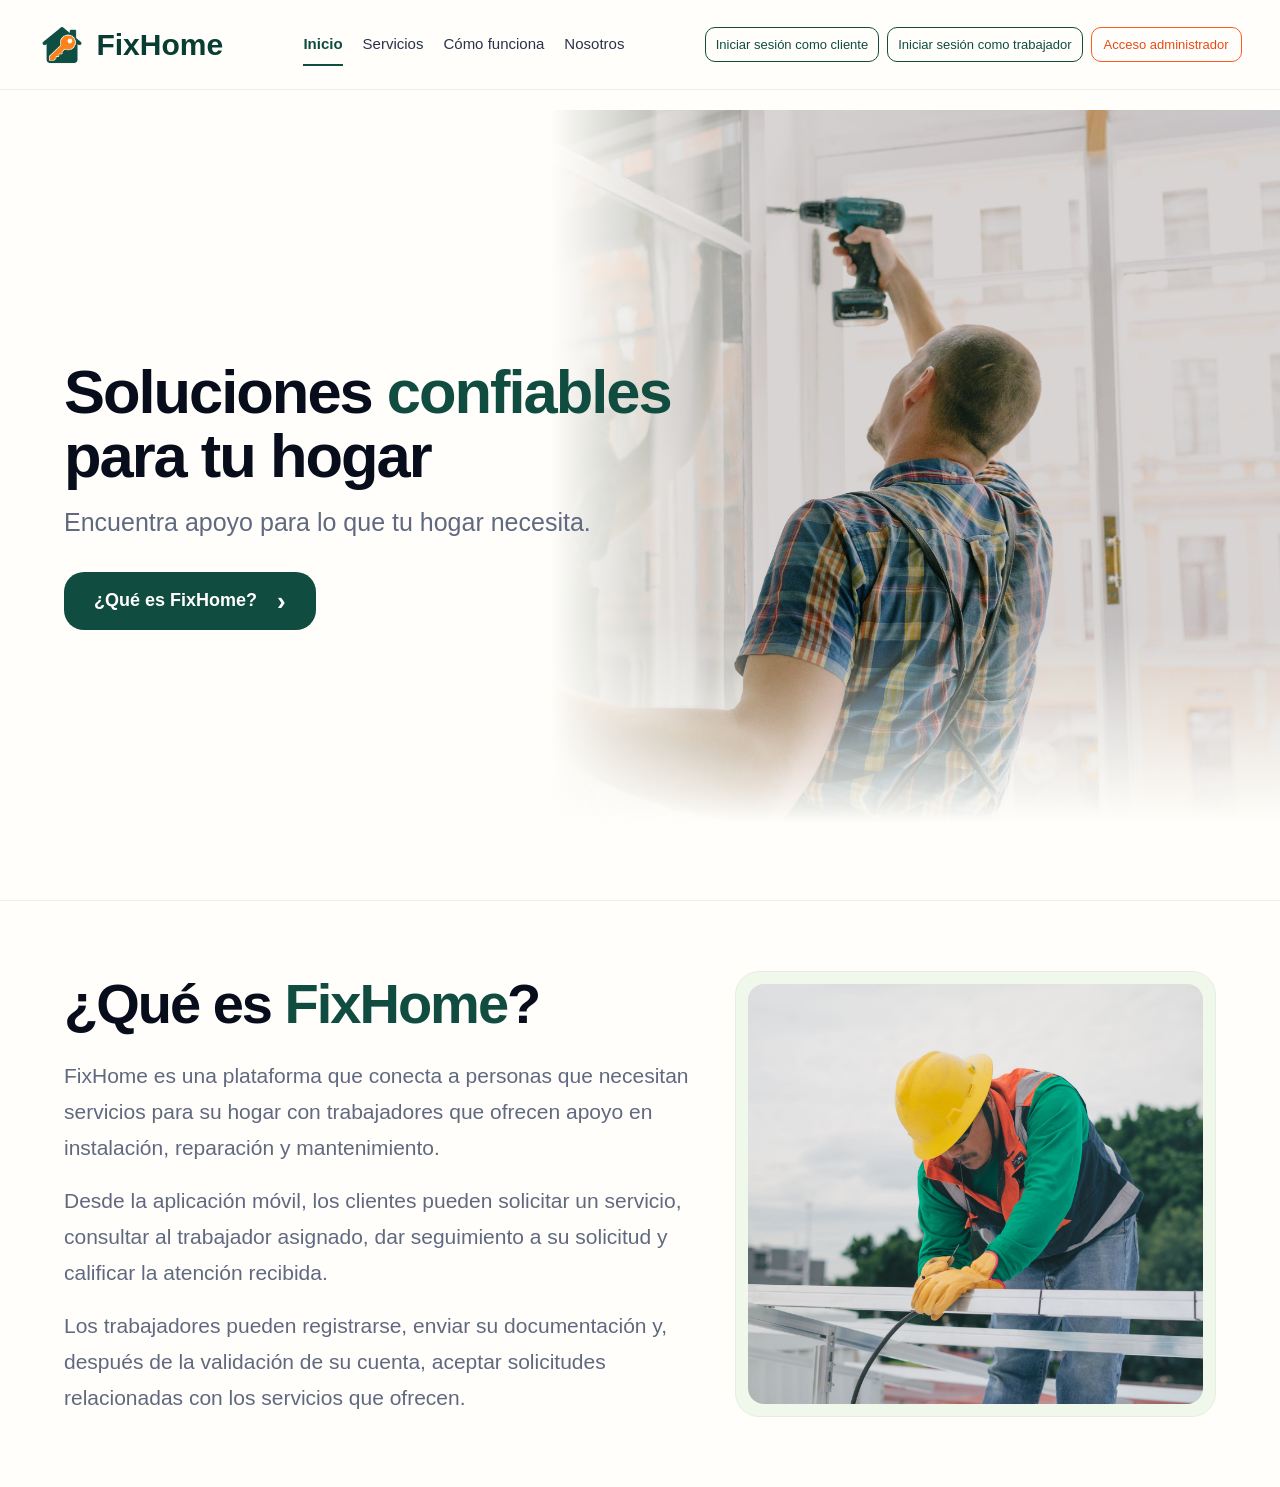
<file: FixHomeWeb/target/FixHomeWeb-1.0-SNAPSHOT/index.html>
<!DOCTYPE html>
<html>
    <head>
        <meta charset="UTF-8">
        <meta name="viewport" content="width=device-width, initial-scale=1.0">
        <title>FixHome | Soluciones para tu hogar</title>

        <link rel="stylesheet" href="ESTILOS-CSS/estilo-principal.css">
    </head>

    <body>
        <header class="encabezado">
            <a href="index.html" class="logo">
                <img src="Imagenes/logo.png" alt="">
                FixHome
            </a>

            <nav class="menu" aria-label="Navegación principal">
                <a href="index.html" class="activo" aria-current="page">
                    Inicio
                </a>
                <a href="servicios.html">Servicios</a>
                <a href="como-funciona.html">Cómo funciona</a>
                <a href="nosotros.html">Nosotros</a>
            </nav>

            <div class="accesos-usuario">
                <a href="login-cliente.jsp" class="boton-cliente">
                    Iniciar sesión como cliente
                </a>

                <a href="login-trabajador.jsp" class="boton-trabajador">
                    Iniciar sesión como trabajador
                </a>

                <a href="login.jsp" class="boton-admin">
                    Acceso administrador
                </a>
            </div>
        </header>

        <main>
            <section class="principal" aria-labelledby="titulo-principal">
                <div class="contenido-principal">
                    <h1 id="titulo-principal">
                        Soluciones <span>confiables</span><br>
                        para tu hogar
                    </h1>

                    <p>Encuentra apoyo para lo que tu hogar necesita.</p>

                    <a href="#que-es-fixhome" class="boton-principal">
                        ¿Qué es FixHome?
                        <span class="flecha" aria-hidden="true">›</span>
                    </a>
                </div>

                <div class="imagen-principal">
                    <img
                        src="Imagenes/imagenprin.png"
                        alt="Técnico con herramientas"
                        >
                </div>
            </section>
            <section id="que-es-fixhome"
                     class="que-es-fixhome"
                     aria-labelledby="titulo-fixhome">

                <div class="contenido-fixhome">
                    <div class="texto-fixhome">
                        <h2 id="titulo-fixhome">
                            ¿Qué es <span>FixHome</span>?
                        </h2>

                        <p>
                            FixHome es una plataforma que conecta a personas que necesitan
                            servicios para su hogar con trabajadores que ofrecen apoyo en
                            instalación, reparación y mantenimiento.
                        </p>

                        <p>
                            Desde la aplicación móvil, los clientes pueden solicitar un
                            servicio, consultar al trabajador asignado, dar seguimiento
                            a su solicitud y calificar la atención recibida.
                        </p>

                        <p>
                            Los trabajadores pueden registrarse, enviar su documentación
                            y, después de la validación de su cuenta, aceptar solicitudes
                            relacionadas con los servicios que ofrecen.
                        </p>
                    </div>

                    <div class="imagen-fixhome">
                        <img src="Imagenes/queEsFix.png"
                             alt="Trabajador realizando labores de carpintería">
                    </div>
                </div>
            </section>

        </main>
    </body>
</html>
</file>
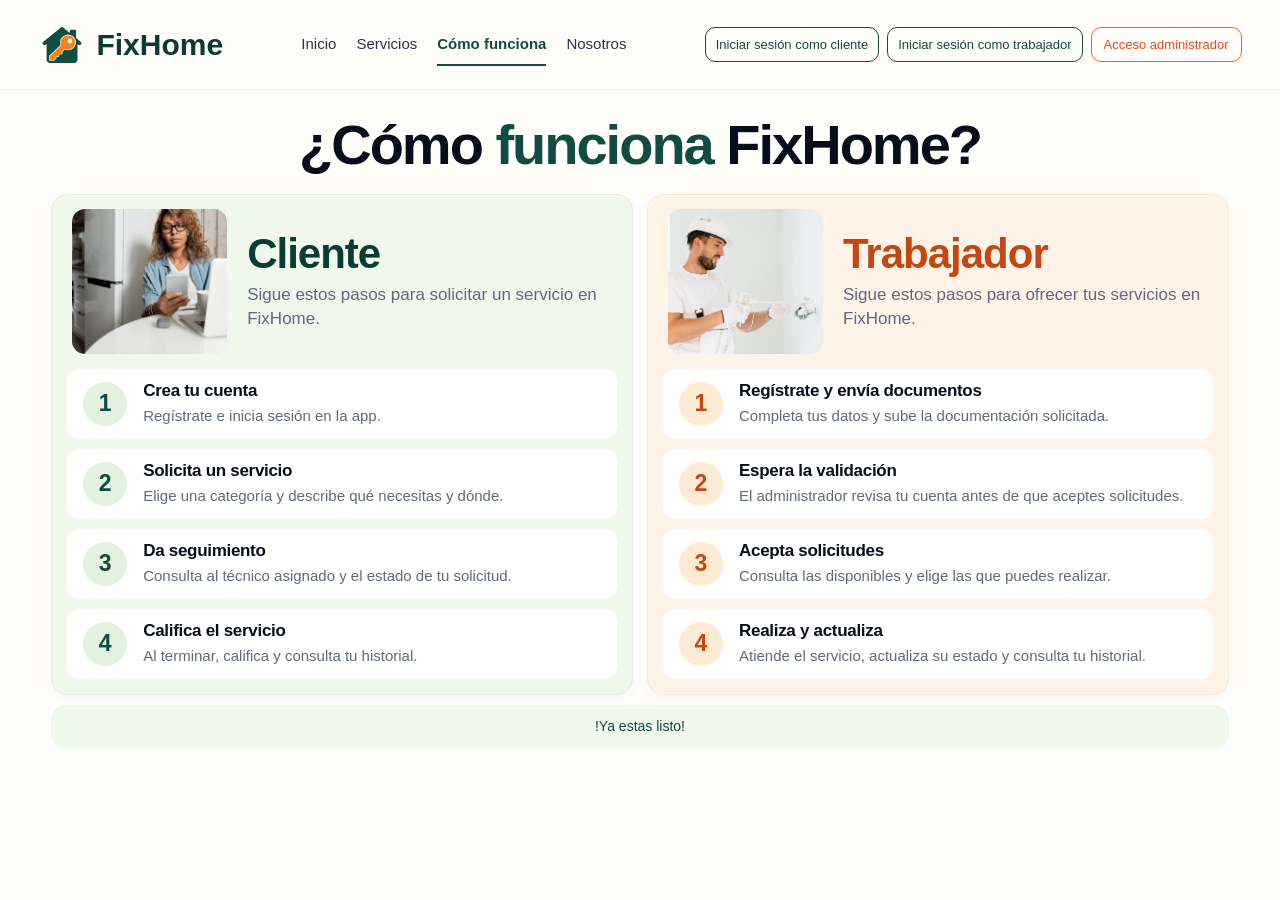
<file: FixHomeWeb/target/FixHomeWeb-1.0-SNAPSHOT/como-funciona.html>
<!DOCTYPE html>
<html>
    <head>
        <meta charset="UTF-8">
        <meta name="viewport" content="width=device-width, initial-scale=1.0">
        <title>Cómo funciona | FixHome</title>
        <link rel="stylesheet" href="ESTILOS-CSS/estilo-principal.css">
    </head>
    <body>

        <header class="encabezado">
            <a href="index.html" class="logo">
                <img src="Imagenes/logo.png" alt="">
                FixHome
            </a>

            <nav class="menu" aria-label="Navegación principal">
                <a href="index.html">Inicio</a>
                <a href="servicios.html">Servicios</a>
                <a href="como-funciona.html" class="activo">Cómo funciona</a>
                <a href="nosotros.html">Nosotros</a>
            </nav>

            <div class="accesos-usuario">
                <a href="login-cliente.jsp" class="boton-cliente">
                    Iniciar sesión como cliente
                </a>

                <a href="login-trabajador.jsp" class="boton-trabajador">
                    Iniciar sesión como trabajador
                </a>

                <a href="login.jsp" class="boton-admin">
                    Acceso administrador
                </a>
            </div>
        </header>

        <main class="contenido">
            <section class="presentacion">
                <h1>¿Cómo <span>funciona</span> FixHome?</h1>

            </section>

            <section class="roles" aria-label="Pasos para usar FixHome">

                <article class="tarjeta tarjeta--cliente">
                    <div class="tarjeta__presentacion">
                        <img
                            src="Imagenes/cliente.png"
                            alt="Fotografía ilustrativa de una persona usando su celular en casa"
                            class="tarjeta__foto">
                        <div>
                            <h2>Cliente</h2>
                            <p>Sigue estos pasos para solicitar un servicio en FixHome.</p>
                        </div>
                    </div>

                    <ol class="pasos">
                        <li class="paso">
                            <span class="paso__numero">1</span>
                            <div>
                                <h3>Crea tu cuenta</h3>
                                <p>Regístrate e inicia sesión en la app.</p>
                            </div>
                        </li>
                        <li class="paso">
                            <span class="paso__numero">2</span>
                            <div>
                                <h3>Solicita un servicio</h3>
                                <p>Elige una categoría y describe qué necesitas y dónde.</p>
                            </div>
                        </li>
                        <li class="paso">
                            <span class="paso__numero">3</span>
                            <div>
                                <h3>Da seguimiento</h3>
                                <p>Consulta al técnico asignado y el estado de tu solicitud.</p>
                            </div>
                        </li>
                        <li class="paso">
                            <span class="paso__numero">4</span>
                            <div>
                                <h3>Califica el servicio</h3>
                                <p>Al terminar, califica y consulta tu historial.</p>
                            </div>
                        </li>
                    </ol>
                </article>

                <article class="tarjeta tarjeta--trabajador">
                    <div class="tarjeta__presentacion">
                        <img
                            src="Imagenes/trabajador.png"
                            alt="Fotografía ilustrativa de un trabajador instalando una ventana"
                            class="tarjeta__foto">
                        <div>
                            <h2>Trabajador</h2>
                            <p>Sigue estos pasos para ofrecer tus servicios en FixHome.</p>
                        </div>
                    </div>

                    <ol class="pasos">
                        <li class="paso">
                            <span class="paso__numero">1</span>
                            <div>
                                <h3>Regístrate y envía documentos</h3>
                                <p>Completa tus datos y sube la documentación solicitada.</p>
                            </div>
                        </li>
                        <li class="paso">
                            <span class="paso__numero">2</span>
                            <div>
                                <h3>Espera la validación</h3>
                                <p>El administrador revisa tu cuenta antes de que aceptes solicitudes.</p>
                            </div>
                        </li>
                        <li class="paso">
                            <span class="paso__numero">3</span>
                            <div>
                                <h3>Acepta solicitudes</h3>
                                <p>Consulta las disponibles y elige las que puedes realizar.</p>
                            </div>
                        </li>
                        <li class="paso">
                            <span class="paso__numero">4</span>
                            <div>
                                <h3>Realiza y actualiza</h3>
                                <p>Atiende el servicio, actualiza su estado y consulta tu historial.</p>
                            </div>
                        </li>
                    </ol>
                </article>

            </section>

            <aside class="nota">
                !Ya estas listo!
            </aside>
        </main>

    </body>
</html>
</file>
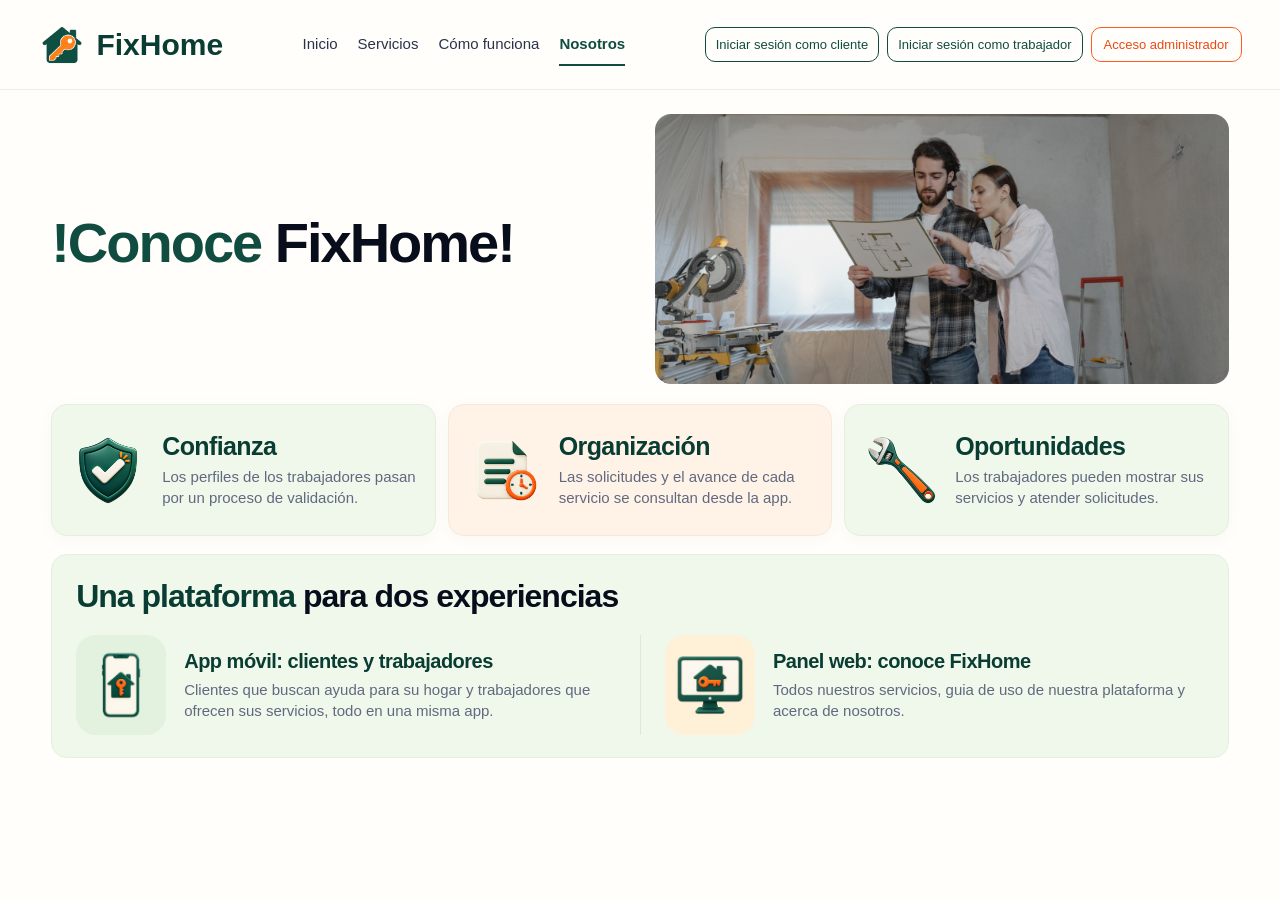
<file: FixHomeWeb/target/FixHomeWeb-1.0-SNAPSHOT/nosotros.html>
<!DOCTYPE html>
<html>
    <head>
        <meta charset="UTF-8">
        <meta name="viewport" content="width=device-width, initial-scale=1.0">
        <title>Nosotros | FixHome</title>

        <link rel="stylesheet" href="ESTILOS-CSS/estilo-principal.css">
    </head>

    <body>
        <header class="encabezado">
            <a href="index.html" class="logo">
                <img src="Imagenes/logo.png" alt="">
                FixHome
            </a>

            <nav class="menu" aria-label="Navegación principal">
                <a href="index.html">Inicio</a>
                <a href="servicios.html">Servicios</a>
                <a href="como-funciona.html">Cómo funciona</a>
                <a href="nosotros.html" class="activo" aria-current="page">
                    Nosotros
                </a>
            </nav>

            <div class="accesos-usuario">
                <a href="login-cliente.jsp" class="boton-cliente">
                    Iniciar sesión como cliente
                </a>

                <a href="login-trabajador.jsp" class="boton-trabajador">
                    Iniciar sesión como trabajador
                </a>

                <a href="login.jsp" class="boton-admin">
                    Acceso administrador
                </a>
            </div>
        </header>

        <main class="pagina-nosotros">

            <!-- Presentación -->
            <section class="principal-nosotros"
                     aria-labelledby="titulo-nosotros">

                <div class="contenido-nosotros">
                    <h1 id="titulo-nosotros">
                        <span>!Conoce</span> FixHome!
                    </h1>


                </div>

                <div class="imagen-nosotros">
                    <img
                        src="Imagenes/nosotros-principal.png"
                        alt="Dos personas revisando un proyecto de renovación del hogar">
                </div>
            </section>

            <!-- Características de FixHome -->
            <section class="caracteristicas-nosotros"
                     aria-label="Características de FixHome">

                <article class="tarjeta-nosotros">
                    <img
                        src="Imagenes/confianza.png"
                        alt=""
                        class="imagen-caracteristica">

                    <div class="contenido-caracteristica">
                        <h2>Confianza</h2>
                        <p>
                            Los perfiles de los trabajadores pasan
                            por un proceso de validación.
                        </p>
                    </div>
                </article>

                <article class="tarjeta-nosotros tarjeta-organizacion">
                    <img
                        src="Imagenes/organizacion.png"
                        alt=""
                        class="imagen-caracteristica">

                    <div class="contenido-caracteristica">
                        <h2>Organización</h2>
                        <p>
                            Las solicitudes y el avance de cada
                            servicio se consultan desde la app.
                        </p>
                    </div>
                </article>

                <article class="tarjeta-nosotros">
                    <img
                        src="Imagenes/oportunidades.png"
                        alt=""
                        class="imagen-caracteristica">

                    <div class="contenido-caracteristica">
                        <h2>Oportunidades</h2>
                        <p>
                            Los trabajadores pueden mostrar sus
                            servicios y atender solicitudes.
                        </p>
                    </div>
                </article>

            </section>

            <!-- Aplicación móvil y panel administrativo -->
            <section class="experiencias-nosotros"
                     aria-labelledby="titulo-experiencias">

                <h2 id="titulo-experiencias">
                    <span>Una plataforma</span> para dos experiencias
                </h2>

                <div class="lista-experiencias">

                    <article class="experiencia">
                        <div class="imagen-experiencia">
                            <img src="Imagenes/app-movil.png" alt="">
                        </div>

                        <div class="contenido-experiencia">
                            <h3>App móvil: clientes y trabajadores</h3>
                            <p>
                                Clientes que buscan ayuda para su hogar
                                y trabajadores que ofrecen sus servicios,
                                todo en una misma app.
                            </p>
                        </div>
                    </article>

                    <article class="experiencia">
                        <div class="imagen-experiencia">
                            <img src="Imagenes/panel-web.png" alt="">
                        </div>

                        <div class="contenido-experiencia">
                            <h3>Panel web: conoce FixHome</h3>
                            <p>
                                Todos nuestros servicios, guia de uso de nuestra plataforma y acerca de nosotros.
                            </p>
                        </div>
                    </article>

                </div>
            </section>

        </main>
    </body>
</html>
</file>
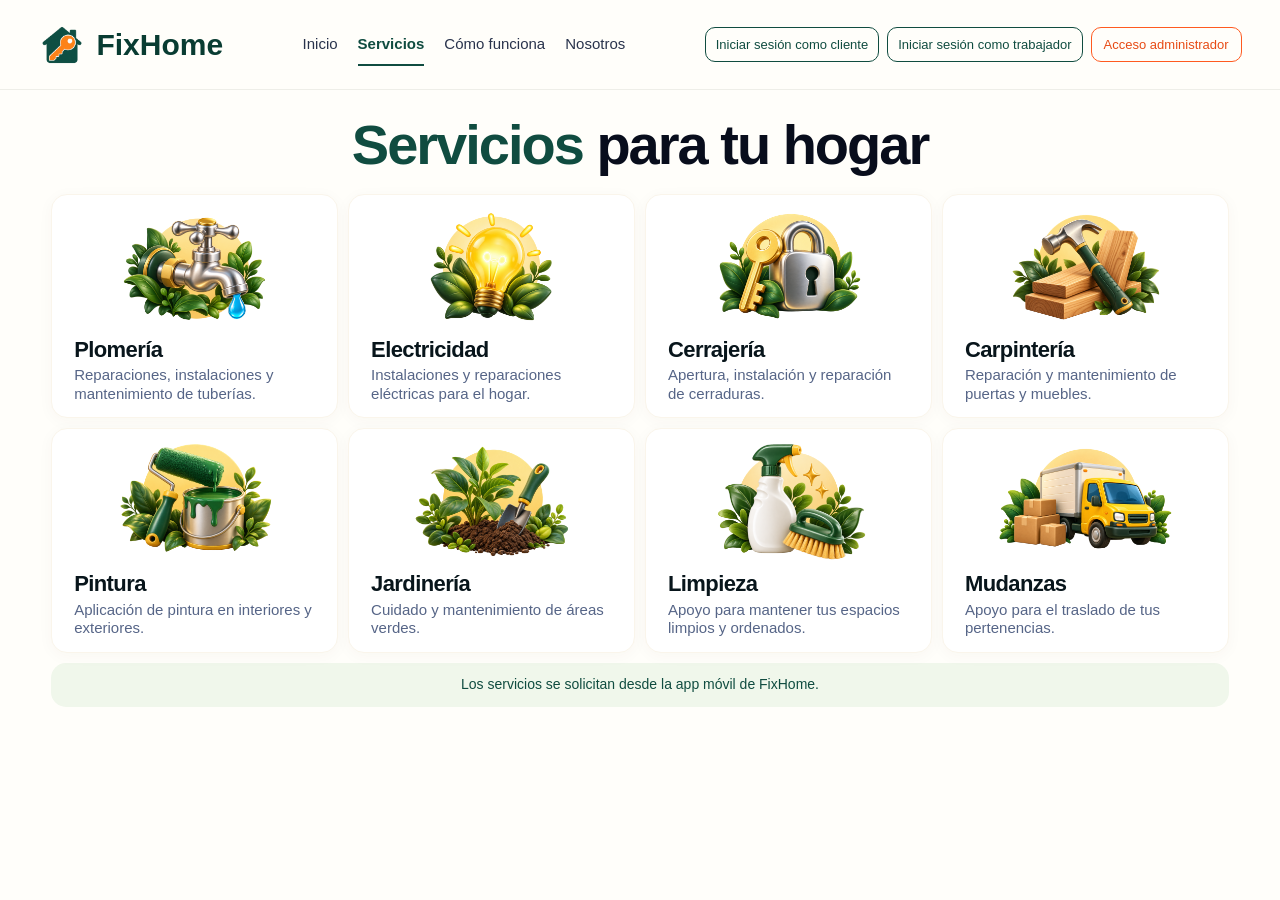
<file: FixHomeWeb/target/FixHomeWeb-1.0-SNAPSHOT/servicios.html>
<!DOCTYPE html>
<html>
    <head>
        <meta charset="UTF-8">
        <meta name="viewport" content="width=device-width, initial-scale=1.0">

        <title>FixHome | Servicios</title>

        <link rel="stylesheet" href="ESTILOS-CSS/estilo-principal.css">
    </head>

    <body>
        <header class="encabezado">
            <a href="index.html" class="logo">
                <img src="Imagenes/logo.png" alt="">
                FixHome
            </a>

            <nav class="menu" aria-label="Navegación principal">
                <a href="index.html">Inicio</a>

                <a href="servicios.html" class="activo" aria-current="page">
                    Servicios
                </a>

                <a href="como-funciona.html">Cómo funciona</a>
                <a href="nosotros.html">Nosotros</a>
            </nav>

            <div class="accesos-usuario">
                <a href="login-cliente.jsp" class="boton-cliente">
                    Iniciar sesión como cliente
                </a>

                <a href="login-trabajador.jsp" class="boton-trabajador">
                    Iniciar sesión como trabajador
                </a>

                <a href="login.jsp" class="boton-admin">
                    Acceso administrador
                </a>
            </div>
        </header>

        <main class="pagina-servicios">
            <section class="encabezado-servicios">
                <h1><span>Servicios</span> para tu hogar</h1>


            </section>

            <section class="lista-servicios" aria-label="Servicios disponibles">

                <article class="tarjeta-servicio">
                    <img
                        src="Imagenes/plomeria.png"
                        alt="Ilustración de plomería"
                        class="imagen-servicio"
                        >
                    <h2>Plomería</h2>
                    <p>
                        Reparaciones, instalaciones y mantenimiento de tuberías.
                    </p>
                </article>

                <article class="tarjeta-servicio">
                    <img
                        src="Imagenes/electricidad.png"
                        alt="Ilustración de electricidad"
                        class="imagen-servicio"
                        >
                    <h2>Electricidad</h2>
                    <p>
                        Instalaciones y reparaciones eléctricas para el hogar.
                    </p>
                </article>

                <article class="tarjeta-servicio">
                    <img
                        src="Imagenes/cerrajeria.png"
                        alt="Ilustración de cerrajería"
                        class="imagen-servicio"
                        >
                    <h2>Cerrajería</h2>
                    <p>
                        Apertura, instalación y reparación de cerraduras.
                    </p>
                </article>

                <article class="tarjeta-servicio">
                    <img
                        src="Imagenes/carpinteria.png"
                        alt="Ilustración de carpintería"
                        class="imagen-servicio"
                        >
                    <h2>Carpintería</h2>
                    <p>
                        Reparación y mantenimiento de puertas y muebles.
                    </p>
                </article>

                <article class="tarjeta-servicio">
                    <img
                        src="Imagenes/pintura.png"
                        alt="Ilustración de pintura"
                        class="imagen-servicio"
                        >
                    <h2>Pintura</h2>
                    <p>
                        Aplicación de pintura en interiores y exteriores.
                    </p>
                </article>

                <article class="tarjeta-servicio">
                    <img
                        src="Imagenes/jardineria.png"
                        alt="Ilustración de jardinería"
                        class="imagen-servicio"
                        >
                    <h2>Jardinería</h2>
                    <p>
                        Cuidado y mantenimiento de áreas verdes.
                    </p>
                </article>

                <article class="tarjeta-servicio">
                    <img
                        src="Imagenes/limpieza.png"
                        alt="Ilustración de limpieza"
                        class="imagen-servicio"
                        >
                    <h2>Limpieza</h2>
                    <p>
                        Apoyo para mantener tus espacios limpios y ordenados.
                    </p>
                </article>

                <article class="tarjeta-servicio">
                    <img
                        src="Imagenes/mudanzas.png"
                        alt="Ilustración de mudanzas"
                        class="imagen-servicio"
                        >
                    <h2>Mudanzas</h2>
                    <p>
                        Apoyo para el traslado de tus pertenencias.
                    </p>
                </article>

            </section>

            <aside class="aviso-servicios">
                <p>Los servicios se solicitan desde la app móvil de FixHome.</p>
            </aside>
        </main>
    </body>
</html>
</file>
<file: FixHomeWeb/target/FixHomeWeb-1.0-SNAPSHOT/ESTILOS-CSS/estilo-principal.css>
/* Estilos generales */
* {
    margin: 0;
    padding: 0;
    box-sizing: border-box;
}

:root {
    --verde: #104c40;
    --verde-oscuro: #093c32;
    --naranja: #ff5a20;
    --texto: #080d1c;
    --texto-secundario: #616980;
    --fondo: #fffefa;
}

body {
    font-family: Arial, Helvetica, sans-serif;
    background-color: var(--fondo);
    color: var(--texto);
}

a {
    text-decoration: none;
}

button,
a {
    -webkit-tap-highlight-color: transparent;
}

/* Encabezado */
.encabezado {
    min-height: 90px;
    padding: 16px 3%;
    display: flex;
    align-items: center;
    justify-content: space-between;
    gap: 16px;
    border-bottom: 1px solid #eeeee8;
    background-color: var(--fondo);
}

.logo {
    display: flex;
    align-items: center;
    gap: 10px;
    color: var(--verde-oscuro);
    font-size: 30px;
    font-weight: 800;
    white-space: nowrap;
}

.logo img {
    width: 48px;
    height: 48px;
    object-fit: contain;
}

/* Menú */
.menu {
    display: flex;
    align-items: center;
    gap: 20px;
}

.menu a {
    padding: 12px 0;
    color: #29334c;
    font-size: 15px;
    border-bottom: 2px solid transparent;
    transition: color 0.2s, border-color 0.2s;
}

.menu a:hover,
.menu a.activo {
    color: var(--verde);
    border-bottom-color: var(--verde);
}

.menu a.activo {
    font-weight: 700;
}

/* Acceso al administrador */
.boton-admin {
    display: inline-flex;
    align-items: center;
    justify-content: center;
    gap: 8px;
    padding: 11px 16px;
    border: 1px solid var(--naranja);
    border-radius: 13px;
    color: #e74b15;
    font-size: 14px;
    white-space: nowrap;
    transition: background-color 0.2s;
}

.boton-admin:hover {
    background-color: #fff0e8;
}

/* Sección principal */
.principal {
    position: relative;
    isolation: isolate;
    min-height: calc(100vh - 90px);
    display: flex;
    align-items: center;
    padding: 70px 5%;
    overflow: hidden;
}

.contenido-principal {
    position: relative;
    z-index: 2;
    width: 53%;
    max-width: 660px;
}

.contenido-principal h1 {
    margin-bottom: 16px;
    font-size: clamp(38px, 4.8vw, 68px);
    line-height: 1.04;
    font-weight: 800;
    letter-spacing: -2px;
}

.contenido-principal h1 span {
    color: var(--verde);
}

.contenido-principal p {
    margin-bottom: 30px;
    color: var(--texto-secundario);
    font-size: clamp(18px, 2vw, 25px);
    line-height: 1.5;
}

/* Botón principal */
.boton-principal {
    display: inline-flex;
    align-items: center;
    justify-content: center;
    gap: 20px;
    padding: 16px 30px;
    background-color: var(--verde);
    border-radius: 20px;
    color: white;
    font-size: 18px;
    font-weight: 600;
    transition: background-color 0.2s, transform 0.2s;
}

.boton-principal:hover {
    background-color: var(--verde-oscuro);
    transform: translateY(-2px);
}

.flecha {
    font-size: 26px;
    line-height: 1;
}

/* Ilustración a la derecha */
.imagen-principal {
    position: absolute;
    z-index: 0;
    top: 20px;
    right: 0;
    width: 57%;
    height: 88%;
}

.imagen-principal img {
    display: block;
    width: 100%;
    height: 100%;
    object-fit: cover;
    object-position: center;
}

/* Difuminado para integrar la imagen con el fondo */
.imagen-principal::after {
    content: "";
    position: absolute;
    inset: 0;
    pointer-events: none;
    background:
        linear-gradient(
            to right,
            var(--fondo) 0%,
            transparent 30%
        ),
        linear-gradient(
            to top,
            var(--fondo) 0%,
            transparent 28%
        );
}

a:focus-visible {
    outline: 3px solid var(--naranja);
    outline-offset: 5px;
}

/* Tabletas */
@media (max-width: 1000px) {
    .encabezado {
        flex-wrap: wrap;
    }

    .menu {
        order: 3;
        width: 100%;
        justify-content: center;
        gap: 28px;
    }

    .principal {
        min-height: 650px;
    }

    .contenido-principal {
        width: 58%;
    }
}

/* Celulares */
@media (max-width: 600px) {
    .encabezado {
        padding: 14px 5%;
        gap: 16px;
    }

    .logo {
        font-size: 24px;
    }

    .logo img {
        width: 38px;
        height: 38px;
    }

    .boton-admin {
        padding: 9px 10px;
        font-size: 12px;
    }

    .menu {
        flex-wrap: wrap;
        gap: 10px 22px;
    }

    .menu a {
        font-size: 14px;
    }

    .principal {
        min-height: auto;
        flex-direction: column;
        padding: 45px 5% 0;
    }

    .contenido-principal {
        width: 100%;
        max-width: none;
    }

    .contenido-principal h1 {
        font-size: 40px;
        letter-spacing: -1.5px;
    }

    .contenido-principal p {
        font-size: 18px;
    }

    .boton-principal {
        padding: 14px 24px;
        font-size: 16px;
    }

    .imagen-principal {
        position: relative;
        top: auto;
        right: auto;
        width: 110%;
        height: 340px;
        margin-top: 24px;
    }

    .imagen-principal::after {
        background: linear-gradient(
            to top,
            var(--fondo),
            transparent 25%
        );
    }
}
/* Desplazamiento suave entre secciones */
html {
    scroll-behavior: smooth;
}

/* Sección: ¿Qué es FixHome? */
.que-es-fixhome {
    padding: 70px 5%;
    background-color: var(--fondo);
    border-top: 1px solid #eeeee8;
    scroll-margin-top: 24px;
}

.contenido-fixhome {
    max-width: 1000px;
    margin: 0 auto;
}

.contenido-fixhome h2 {
    margin-bottom: 24px;
    color: var(--texto);
    font-size: clamp(32px, 4.8vw, 56px);
    font-weight: 800;
    line-height: 1.1;
    letter-spacing: -2px;
}

.contenido-fixhome h2 span {
    color: var(--verde);
}

.contenido-fixhome p {
    margin-bottom: 18px;
    color: var(--texto-secundario);
    font-size: clamp(17px, 1.8vw, 21px);
    line-height: 1.7;
}

.contenido-fixhome p:last-child {
    margin-bottom: 0;
}

/* Celulares */
@media (max-width: 600px) {
    .que-es-fixhome {
        padding: 45px 5%;
    }

    .contenido-fixhome h2 {
        font-size: 36px;
        letter-spacing: -1px;
    }

    .contenido-fixhome p {
        font-size: 17px;
    }
}

/* Respetar la preferencia de movimiento reducido */
@media (prefers-reduced-motion: reduce) {
    html {
        scroll-behavior: auto;
    }
}
/* Distribución de texto y fotografía en ¿Qué es FixHome? */
.contenido-fixhome {
    max-width: 1200px;
    display: grid;
    grid-template-columns: minmax(0, 1.3fr) minmax(0, 1fr);
    align-items: center;
    gap: 45px;
}

.texto-fixhome {
    min-width: 0;
}

.imagen-fixhome {
    padding: 12px;
    background-color: #f0f7eb;
    border: 1px solid #e6efdf;
    border-radius: 24px;
}

.imagen-fixhome img {
    display: block;
    width: 100%;
    height: 420px;
    object-fit: cover;
    object-position: center;
    border-radius: 16px;
}

/* Tabletas y celulares */
@media (max-width: 900px) {
    .contenido-fixhome {
        grid-template-columns: 1fr;
        gap: 28px;
    }

    .imagen-fixhome img {
        height: 340px;
    }
}

@media (max-width: 600px) {
    .imagen-fixhome img {
        height: 280px;
    }
}

/* Página de servicios */
.pagina-servicios {
    min-height: calc(100vh - 90px);
    padding: 24px 4% 22px;
    background-color: #fffefa;
}

/* Título y descripción */
.encabezado-servicios {
    max-width: 1200px;
    margin: 0 auto 18px;
    text-align: center;
}

.encabezado-servicios h1 {
    margin-bottom: 6px;
    color: #080d1c;
    font-size: clamp(32px, 4.8vw, 56px);
    font-weight: 800;
    line-height: 1.1;
    letter-spacing: -2px;
}

.encabezado-servicios h1 span {
    color: #104c40;
}

.encabezado-servicios p {
    color: #616980;
    font-size: clamp(16px, 1.9vw, 22px);
    line-height: 1.4;
}

/* Cuatro tarjetas por fila */
.lista-servicios {
    display: grid;
    grid-template-columns: repeat(4, minmax(0, 1fr));
    gap: 10px;
    max-width: 1200px;
    margin: 0 auto;
}

/* Tarjetas */
.tarjeta-servicio {
    min-width: 0;
    padding: 8px 22px 14px;
    background-color: #ffffff;
    border: 1px solid #faf5eb;
    border-radius: 16px;
    box-shadow: 0 3px 16px rgba(80, 65, 30, 0.035);
}

/* Imágenes completas, sin recortarlas */
.imagen-servicio {
    display: block;
    width: 100%;
    height: 130px;
    margin-bottom: 4px;
    object-fit: contain;
    object-position: center;
}

.tarjeta-servicio h2 {
    margin-bottom: 4px;
    color: #08151b;
    font-size: 22px;
    font-weight: 800;
    line-height: 1.15;
    letter-spacing: -0.6px;
}

.tarjeta-servicio p {
    color: #566587;
    font-size: 15px;
    line-height: 1.25;
}

/* Aviso inferior */
.aviso-servicios {
    display: flex;
    align-items: center;
    justify-content: center;
    max-width: 1200px;
    min-height: 44px;
    margin: 10px auto 0;
    padding: 12px 18px;
    border-radius: 15px;
    background-color: #f0f7eb;
    text-align: center;
}

.aviso-servicios p {
    color: #104c40;
    font-size: 14px;
    line-height: 1.4;
}

/* Tabletas */
@media (max-width: 900px) {
    .lista-servicios {
        grid-template-columns: repeat(2, minmax(0, 1fr));
        gap: 14px;
    }

    .imagen-servicio {
        height: 150px;
    }

    .tarjeta-servicio {
        padding: 12px 20px 20px;
    }
}

/* Celulares */
@media (max-width: 500px) {
    .pagina-servicios {
        padding: 28px 5% 24px;
    }

    .encabezado-servicios {
        margin-bottom: 24px;
    }

    .encabezado-servicios h1 {
        font-size: 36px;
        letter-spacing: -1px;
    }

    .lista-servicios {
        grid-template-columns: 1fr;
    }

    .imagen-servicio {
        height: 170px;
    }

    .tarjeta-servicio h2 {
        font-size: 23px;
    }

    .tarjeta-servicio p {
        font-size: 16px;
        line-height: 1.4;
    }

    .aviso-servicios {
        margin-top: 16px;
    }
}
/* =====================================
   PÁGINA: CÓMO FUNCIONA
   ===================================== */

.contenido {
    min-height: calc(100vh - 90px);
    padding: 24px 4% 22px;
    background-color: var(--fondo);
}

/* Título y descripción */
.contenido .presentacion {
    max-width: 1200px;
    margin: 0 auto 18px;
    text-align: center;
}

.contenido .presentacion h1 {
    margin-bottom: 6px;
    color: var(--texto);
    font-size: clamp(32px, 4.8vw, 56px);
    font-weight: 800;
    line-height: 1.1;
    letter-spacing: -2px;
}

.contenido .presentacion h1 span {
    color: var(--verde);
}

.contenido .presentacion p {
    color: var(--texto-secundario);
    font-size: clamp(16px, 1.9vw, 22px);
    line-height: 1.4;
}

/* Paneles de cliente y trabajador */
.contenido .roles {
    display: grid;
    grid-template-columns: repeat(2, minmax(0, 1fr));
    gap: 14px;
    max-width: 1200px;
    margin: 0 auto;
}

.contenido .tarjeta {
    min-width: 0;
    padding: 14px;
    border-radius: 16px;
    box-shadow: 0 3px 16px rgba(80, 65, 30, 0.035);
}

.contenido .tarjeta--cliente {
    background-color: #f0f7eb;
    border: 1px solid #e6efdf;
}

.contenido .tarjeta--trabajador {
    background-color: #fff3e7;
    border: 1px solid #fae8d7;
}

/* Fotografías reales y presentación */
.contenido .tarjeta__presentacion {
    display: flex;
    align-items: center;
    gap: 20px;
    padding: 0 6px 14px;
}

.contenido .tarjeta__foto {
    display: block;
    flex: 0 0 155px;
    width: 155px;
    height: 145px;
    object-fit: cover;
    object-position: center;
    border-radius: 13px;
}

.contenido .tarjeta__presentacion > div {
    min-width: 0;
}

.contenido .tarjeta__presentacion h2 {
    margin-bottom: 6px;
    color: var(--verde-oscuro);
    font-size: clamp(28px, 3.5vw, 42px);
    font-weight: 800;
    line-height: 1.1;
    letter-spacing: -1px;
}

.contenido .tarjeta--trabajador .tarjeta__presentacion h2 {
    color: #c44713;
}

.contenido .tarjeta__presentacion p {
    color: var(--texto-secundario);
    font-size: 17px;
    line-height: 1.4;
}

/* Lista de pasos */
.contenido .pasos {
    display: grid;
    gap: 8px;
    list-style: none;
}

.contenido .paso {
    display: flex;
    align-items: center;
    gap: 16px;
    min-height: 72px;
    padding: 12px 16px;
    background-color: #ffffff;
    border: 1px solid #faf5eb;
    border-radius: 13px;
}

.contenido .paso > div {
    min-width: 0;
}

/* Números de los pasos */
.contenido .paso__numero {
    display: flex;
    align-items: center;
    justify-content: center;
    flex: 0 0 44px;
    width: 44px;
    height: 44px;
    color: var(--verde);
    background-color: #e3f1df;
    border-radius: 50%;
    font-size: 23px;
    font-weight: 800;
}

.contenido .tarjeta--trabajador .paso__numero {
    color: #c44713;
    background-color: #ffead3;
}

/* Texto de los pasos */
.contenido .paso h3 {
    margin-bottom: 4px;
    color: var(--texto);
    font-size: 17px;
    font-weight: 800;
    line-height: 1.2;
    letter-spacing: -0.3px;
}

.contenido .paso p {
    color: var(--texto-secundario);
    font-size: 15px;
    line-height: 1.35;
}

/* Aviso inferior */
.contenido .nota {
    display: flex;
    align-items: center;
    justify-content: center;
    max-width: 1200px;
    min-height: 44px;
    margin: 10px auto 0;
    padding: 12px 18px;
    color: var(--verde);
    background-color: #f0f7eb;
    border-radius: 15px;
    font-size: 14px;
    line-height: 1.4;
    text-align: center;
}

/* Tabletas */
@media (max-width: 900px) {
    .contenido .roles {
        grid-template-columns: 1fr;
    }

    .contenido .tarjeta__foto {
        flex-basis: 170px;
        width: 170px;
        height: 150px;
    }

    .contenido .tarjeta__presentacion h2 {
        font-size: 38px;
    }
}

/* Celulares */
@media (max-width: 500px) {
    .contenido {
        padding: 28px 5% 24px;
    }

    .contenido .presentacion {
        margin-bottom: 24px;
    }

    .contenido .presentacion h1 {
        font-size: 36px;
        letter-spacing: -1px;
    }

    .contenido .tarjeta {
        padding: 12px;
    }

    .contenido .tarjeta__presentacion {
        gap: 12px;
        padding: 0 0 14px;
    }

    .contenido .tarjeta__foto {
        flex-basis: 105px;
        width: 105px;
        height: 120px;
    }

    .contenido .tarjeta__presentacion h2 {
        font-size: 28px;
    }

    .contenido .tarjeta__presentacion p {
        font-size: 15px;
    }

    .contenido .paso {
        gap: 12px;
        padding: 12px;
    }

    .contenido .paso__numero {
        flex-basis: 36px;
        width: 36px;
        height: 36px;
        font-size: 20px;
    }

    .contenido .paso h3 {
        font-size: 16px;
    }

    .contenido .paso p {
        font-size: 14px;
    }

    .contenido .nota {
        margin-top: 16px;
    }
}
/* =====================================
   PÁGINA: NOSOTROS
   ===================================== */

.pagina-nosotros {
    min-height: calc(100vh - 90px);
    padding: 24px 4% 22px;
    background-color: var(--fondo);
}

/* Presentación con fotografía */
.principal-nosotros {
    display: grid;
    grid-template-columns: repeat(2, minmax(0, 1fr));
    align-items: center;
    gap: 30px;
    max-width: 1200px;
    margin: 0 auto 20px;
}

.contenido-nosotros {
    min-width: 0;
}

.contenido-nosotros h1 {
    margin-bottom: 12px;
    color: var(--texto);
    font-size: clamp(32px, 4.8vw, 56px);
    font-weight: 800;
    line-height: 1.1;
    letter-spacing: -2px;
}

.contenido-nosotros h1 span {
    color: var(--verde);
}

.contenido-nosotros p {
    color: var(--texto-secundario);
    font-size: clamp(16px, 1.9vw, 22px);
    line-height: 1.4;
}

.imagen-nosotros {
    min-width: 0;
    overflow: hidden;
    border-radius: 16px;
}

.imagen-nosotros img {
    display: block;
    width: 100%;
    height: 270px;
    object-fit: cover;
    object-position: center;
}

/* Confianza, Organización y Oportunidades */
.caracteristicas-nosotros {
    display: grid;
    grid-template-columns: repeat(3, minmax(0, 1fr));
    gap: 12px;
    max-width: 1200px;
    margin: 0 auto 18px;
}

.tarjeta-nosotros {
    display: flex;
    align-items: center;
    gap: 14px;
    min-width: 0;
    padding: 20px 16px;
    background-color: #f0f7eb;
    border: 1px solid #e6efdf;
    border-radius: 16px;
    box-shadow: 0 3px 16px rgba(80, 65, 30, 0.035);
}

.tarjeta-organizacion {
    background-color: #fff3e7;
    border-color: #fae8d7;
}

.imagen-caracteristica {
    display: block;
    flex: 0 0 80px;
    width: 80px;
    height: 90px;
    object-fit: contain;
    object-position: center;
}

.contenido-caracteristica {
    min-width: 0;
}

.contenido-caracteristica h2 {
    margin-bottom: 6px;
    color: var(--verde-oscuro);
    font-size: 25px;
    font-weight: 800;
    line-height: 1.15;
    letter-spacing: -0.6px;
}

.contenido-caracteristica p {
    color: var(--texto-secundario);
    font-size: 15px;
    line-height: 1.4;
}

/* Aplicación móvil y panel web */
.experiencias-nosotros {
    max-width: 1200px;
    margin: 0 auto;
    padding: 22px 24px;
    background-color: #f0f7eb;
    border: 1px solid #e6efdf;
    border-radius: 16px;
}

.experiencias-nosotros > h2 {
    margin-bottom: 20px;
    color: var(--texto);
    font-size: clamp(24px, 3vw, 32px);
    font-weight: 800;
    line-height: 1.2;
    letter-spacing: -1px;
}

.experiencias-nosotros > h2 span {
    color: var(--verde-oscuro);
}

.lista-experiencias {
    display: grid;
    grid-template-columns: repeat(2, minmax(0, 1fr));
}

.experiencia {
    display: flex;
    align-items: center;
    gap: 18px;
    min-width: 0;
    padding: 0 20px 0 0;
}

.experiencia + .experiencia {
    padding: 0 0 0 24px;
    border-left: 1px solid #dce9d8;
}

.imagen-experiencia {
    display: flex;
    align-items: center;
    justify-content: center;
    flex: 0 0 90px;
    width: 90px;
    height: 100px;
    padding: 8px;
    background-color: #e2f2df;
    border-radius: 20px;
}

.experiencia + .experiencia .imagen-experiencia {
    background-color: #fff0d8;
}

.imagen-experiencia img {
    display: block;
    width: 100%;
    height: 100%;
    object-fit: contain;
    object-position: center;
}

.contenido-experiencia {
    min-width: 0;
}

.contenido-experiencia h3 {
    margin-bottom: 6px;
    color: var(--verde-oscuro);
    font-size: 20px;
    font-weight: 800;
    line-height: 1.2;
    letter-spacing: -0.5px;
}

.contenido-experiencia p {
    color: var(--texto-secundario);
    font-size: 15px;
    line-height: 1.4;
}

/* Tabletas */
@media (max-width: 1000px) {
    .caracteristicas-nosotros {
        grid-template-columns: 1fr;
    }

    .tarjeta-nosotros {
        padding: 16px 20px;
    }

    .imagen-caracteristica {
        flex-basis: 70px;
        width: 70px;
        height: 75px;
    }

    .lista-experiencias {
        grid-template-columns: 1fr;
        gap: 20px;
    }

    .experiencia {
        padding: 0;
    }

    .experiencia + .experiencia {
        padding: 20px 0 0;
        border-left: none;
        border-top: 1px solid #dce9d8;
    }
}

/* Celulares */
@media (max-width: 600px) {
    .pagina-nosotros {
        padding: 28px 5% 24px;
    }

    .principal-nosotros {
        grid-template-columns: 1fr;
        gap: 22px;
        margin-bottom: 24px;
    }

    .contenido-nosotros h1 {
        font-size: 36px;
        letter-spacing: -1px;
    }

    .contenido-nosotros p {
        font-size: 18px;
    }

    .imagen-nosotros img {
        height: 240px;
    }

    .contenido-caracteristica h2 {
        font-size: 23px;
    }

    .experiencias-nosotros {
        padding: 20px 16px;
    }

    .experiencias-nosotros > h2 {
        font-size: 26px;
    }

    .experiencia {
        gap: 12px;
    }

    .imagen-experiencia {
        flex-basis: 70px;
        width: 70px;
        height: 85px;
        border-radius: 16px;
    }

    .contenido-experiencia h3 {
        font-size: 18px;
    }

    .contenido-experiencia p {
        font-size: 14px;
    }
}

/* =====================================
   PÁGINA: ACCESO ADMINISTRADOR
   ===================================== */

.volver-sitio {
    display: inline-flex;
    align-items: center;
    gap: 8px;
    color: var(--verde);
    font-size: 15px;
}

.volver-sitio:hover {
    color: var(--verde-oscuro);
    text-decoration: underline;
}

.pagina-login {
    display: grid;
    grid-template-columns: minmax(0, 1.2fr) minmax(0, 1fr);
    align-items: center;
    gap: 55px;
    max-width: 1200px;
    min-height: calc(100vh - 90px);
    margin: 0 auto;
    padding: 40px 24px;
}

.presentacion-login {
    min-width: 0;
}

.presentacion-login h1 {
    margin-bottom: 12px;
    color: var(--texto);
    font-size: clamp(36px, 4.8vw, 60px);
    font-weight: 800;
    line-height: 1.05;
    letter-spacing: -2px;
}

.presentacion-login h1 span {
    color: var(--verde);
}

.presentacion-login > p {
    max-width: 440px;
    margin-bottom: 24px;
    color: var(--texto-secundario);
    font-size: 22px;
    line-height: 1.4;
}

.imagen-login {
    overflow: hidden;
    border-radius: 16px;
}

.imagen-login img {
    display: block;
    width: 100%;
    height: 300px;
    object-fit: cover;
    object-position: center;
}

/* Tarjeta del formulario */
.tarjeta-login {
    min-width: 0;
    padding: 38px;
    background-color: #ffffff;
    border: 1px solid #faf5eb;
    border-radius: 16px;
    box-shadow: 0 3px 16px rgba(80, 65, 30, 0.035);
}

.tarjeta-login h2 {
    margin-bottom: 8px;
    color: var(--texto);
    font-size: 34px;
    font-weight: 800;
    line-height: 1.1;
    letter-spacing: -1px;
}

.tarjeta-login h2 span {
    color: var(--verde);
}

.descripcion-login {
    margin-bottom: 30px;
    color: var(--texto-secundario);
    font-size: 16px;
    line-height: 1.4;
}

.formulario-login {
    display: grid;
    gap: 22px;
}

.campo-login {
    min-width: 0;
}

.campo-login label {
    display: block;
    margin-bottom: 8px;
    color: var(--texto);
    font-size: 15px;
    font-weight: 600;
}

.campo-login input {
    display: block;
    width: 100%;
    min-height: 48px;
    padding: 12px 14px;
    border: 1px solid #d8dce3;
    border-radius: 10px;
    background-color: #ffffff;
    color: var(--texto);
    font-family: inherit;
    font-size: 15px;
}

.campo-login input::placeholder {
    color: #858b9b;
}

.campo-login input:focus {
    border-color: var(--verde);
    outline: 2px solid var(--verde);
    outline-offset: 2px;
}

/* Mostrar u ocultar contraseña */
.contenedor-contrasena {
    position: relative;
}

.contenedor-contrasena input {
    padding-right: 85px;
}

.mostrar-contrasena {
    position: absolute;
    top: 50%;
    right: 12px;
    transform: translateY(-50%);
    padding: 6px 0;
    border: none;
    background-color: transparent;
    color: var(--verde);
    font-family: inherit;
    font-size: 13px;
    font-weight: 600;
    cursor: pointer;
}

.mostrar-contrasena:focus-visible {
    outline: 2px solid var(--naranja);
    outline-offset: 3px;
}

/* Botón del formulario */
.boton-login {
    width: 100%;
    margin-top: 8px;
    border: none;
    border-radius: 13px;
    font-family: inherit;
    cursor: pointer;
}

.boton-login:focus-visible {
    outline: 3px solid var(--naranja);
    outline-offset: 5px;
}

/* Tabletas y celulares */
@media (max-width: 900px) {
    .pagina-login {
        grid-template-columns: 1fr;
        gap: 28px;
        max-width: 620px;
        min-height: auto;
        padding: 35px 5%;
    }

    .imagen-login img {
        height: 260px;
    }
}

@media (max-width: 600px) {
    .presentacion-login h1 {
        font-size: 40px;
        letter-spacing: -1.5px;
    }

    .presentacion-login > p {
        font-size: 18px;
    }

    .tarjeta-login {
        padding: 26px 20px;
    }

    .tarjeta-login h2 {
        font-size: 30px;
    }

    .imagen-login img {
        height: 220px;
    }

    .volver-sitio {
        font-size: 13px;
    }
}
/* Mensajes de inicio de sesión */
.error-login {
    padding: 12px 14px;
    border: 1px solid #f3c9c4;
    border-radius: 10px;
    background-color: #fff0ed;
    color: #a52b20;
    font-size: 14px;
    line-height: 1.4;
}

.error-login:empty {
    display: none;
}

/* =====================================
   PANEL ADMINISTRATIVO
   ===================================== */

.pagina-admin {
    min-height: 100vh;
    background-color: var(--fondo);
}

.iconos-admin {
    position: absolute;
    width: 0;
    height: 0;
    overflow: hidden;
}

.icono-admin {
    display: block;
    flex-shrink: 0;
    width: 22px;
    height: 22px;
    fill: none;
    stroke: currentColor;
    stroke-width: 1.8;
    stroke-linecap: round;
    stroke-linejoin: round;
}

/* Barra lateral clara */
.barra-admin {
    position: fixed;
    top: 0;
    bottom: 0;
    left: 0;
    z-index: 20;
    width: 235px;
    padding: 28px 20px;
    overflow-y: auto;
    background-color: #ffffff;
    border-right: 1px solid #eeeee8;
}

.barra-admin .logo {
    margin-bottom: 35px;
    font-size: 28px;
}

.barra-admin .logo img {
    width: 42px;
    height: 42px;
}

.menu-admin {
    display: grid;
    gap: 10px;
}

.menu-admin a {
    display: flex;
    align-items: center;
    gap: 15px;
    min-height: 46px;
    padding: 12px 15px;
    border-radius: 10px;
    color: #29334c;
    font-size: 15px;
    transition: background-color 0.2s, color 0.2s;
}

.menu-admin a:hover {
    background-color: #f0f7eb;
    color: var(--verde);
}

.menu-admin a.activo {
    background-color: var(--verde-oscuro);
    color: #ffffff;
}

/* Contenido y encabezado */
.contenido-admin {
    min-height: 100vh;
    margin-left: 235px;
}

.encabezado-admin {
    display: flex;
    align-items: center;
    justify-content: flex-end;
    gap: 24px;
    min-height: 78px;
    padding: 16px 30px;
    background-color: #ffffff;
    border-bottom: 1px solid #eeeee8;
}

.notificacion-admin {
    position: relative;
    color: #334a5a;
}

.punto-notificacion {
    position: absolute;
    top: -2px;
    right: -2px;
    width: 7px;
    height: 7px;
    background-color: var(--naranja);
    border: 1px solid #ffffff;
    border-radius: 50%;
}

/* Menú desplegable del administrador */
.cuenta-admin {
    position: relative;
}

.cuenta-admin summary {
    display: flex;
    align-items: center;
    gap: 10px;
    list-style: none;
    color: var(--texto);
    font-size: 14px;
    cursor: pointer;
}

.cuenta-admin summary::-webkit-details-marker {
    display: none;
}

.cuenta-admin summary:focus-visible {
    outline: 3px solid var(--naranja);
    outline-offset: 5px;
}

.avatar-admin {
    display: flex;
    align-items: center;
    justify-content: center;
    width: 34px;
    height: 34px;
    background-color: #e8f0e8;
    border-radius: 50%;
    color: var(--verde);
}

.opciones-admin {
    position: absolute;
    top: calc(100% + 12px);
    right: 0;
    z-index: 30;
    width: 190px;
    padding: 8px;
    background-color: #ffffff;
    border: 1px solid #eeeee8;
    border-radius: 12px;
    box-shadow: 0 8px 24px rgba(8, 13, 28, 0.1);
}

.opciones-admin button {
    width: 100%;
    padding: 12px;
    background-color: transparent;
    border: none;
    border-radius: 8px;
    color: #b43820;
    font-family: inherit;
    font-size: 14px;
    text-align: left;
    cursor: pointer;
}

.opciones-admin button:hover {
    background-color: #fff0e8;
}

.opciones-admin button:focus-visible {
    outline: 2px solid var(--naranja);
}

/* Título */
.principal-admin {
    max-width: 1400px;
    margin: 0 auto;
    padding: 30px;
}

.titulo-admin {
    margin-bottom: 24px;
}

.titulo-admin h1 {
    margin-bottom: 6px;
    color: var(--verde-oscuro);
    font-size: clamp(28px, 3vw, 38px);
    font-weight: 800;
    line-height: 1.15;
    letter-spacing: -1px;
}

.titulo-admin p {
    color: var(--texto-secundario);
    font-size: 17px;
    line-height: 1.4;
}

/* Contadores */
.resumen-admin {
    display: grid;
    grid-template-columns: repeat(3, minmax(0, 1fr));
    gap: 16px;
    margin-bottom: 20px;
}

.tarjeta-resumen {
    display: flex;
    align-items: center;
    gap: 18px;
    min-width: 0;
    padding: 24px 20px;
    background-color: #ffffff;
    border: 1px solid #faf5eb;
    border-radius: 16px;
    box-shadow: 0 3px 16px rgba(80, 65, 30, 0.035);
}

.imagen-resumen {
    display: flex;
    align-items: center;
    justify-content: center;
    flex-shrink: 0;
    width: 56px;
    height: 56px;
    background-color: #e7f4eb;
    border-radius: 50%;
    color: var(--verde);
}

.imagen-resumen .icono-admin {
    width: 28px;
    height: 28px;
}

.imagen-resumen-naranja {
    background-color: #fff0df;
    color: var(--naranja);
}

.tarjeta-resumen h2 {
    margin-bottom: 5px;
    color: var(--texto);
    font-size: 15px;
    font-weight: 400;
    line-height: 1.4;
}

.numero-resumen {
    color: var(--verde-oscuro);
    font-size: 36px;
    font-weight: 800;
    line-height: 1.1;
}

/* Gráfica y aviso */
.actividad-admin {
    display: grid;
    grid-template-columns: minmax(0, 2.5fr) minmax(220px, 1fr);
    align-items: stretch;
    gap: 16px;
}

.tarjeta-grafica {
    min-width: 0;
    padding: 22px;
    background-color: #ffffff;
    border: 1px solid #faf5eb;
    border-radius: 16px;
    box-shadow: 0 3px 16px rgba(80, 65, 30, 0.035);
}

.encabezado-grafica {
    display: flex;
    align-items: center;
    justify-content: space-between;
    flex-wrap: wrap;
    gap: 14px;
    margin-bottom: 12px;
}

.encabezado-grafica h2 {
    margin-bottom: 4px;
    color: var(--verde-oscuro);
    font-size: 20px;
    font-weight: 800;
    letter-spacing: -0.5px;
}

.encabezado-grafica p {
    color: var(--texto-secundario);
    font-size: 13px;
}

.leyenda-grafica {
    display: flex;
    flex-wrap: wrap;
    gap: 16px;
}

.leyenda-grafica span {
    display: flex;
    align-items: center;
    gap: 6px;
    color: var(--texto-secundario);
    font-size: 12px;
}

.leyenda-grafica i {
    width: 9px;
    height: 9px;
    border-radius: 50%;
}

.punto-recibidas {
    background-color: var(--verde);
}

.punto-finalizadas {
    background-color: var(--naranja);
}

.grafica-admin {
    display: block;
    width: 100%;
    height: auto;
}

.linea-grafica {
    stroke: #e9ece8;
    stroke-width: 1;
}

.texto-grafica {
    fill: var(--texto-secundario);
    font-family: Arial, Helvetica, sans-serif;
    font-size: 12px;
}

.area-recibidas {
    fill: #104c4014;
}

.linea-recibidas,
.linea-finalizadas {
    fill: none;
    stroke-width: 2.5;
    stroke-linecap: round;
    stroke-linejoin: round;
}

.linea-recibidas {
    stroke: var(--verde);
}

.linea-finalizadas {
    stroke: var(--naranja);
}

.marca-recibidas {
    fill: var(--verde);
}

.marca-finalizadas {
    fill: var(--naranja);
}

/* Validación de trabajadores */
.aviso-admin {
    display: flex;
    flex-direction: column;
    align-items: flex-start;
    gap: 14px;
    padding: 24px;
    background-color: #fff3e7;
    border: 1px solid #fae8d7;
    border-radius: 16px;
}

.aviso-admin h2 {
    color: var(--verde-oscuro);
    font-size: 21px;
    font-weight: 800;
    line-height: 1.25;
    letter-spacing: -0.5px;
}

.aviso-admin p {
    color: var(--texto-secundario);
    font-size: 15px;
    line-height: 1.5;
}

.boton-revisar {
    display: flex;
    align-items: center;
    justify-content: center;
    gap: 12px;
    width: 100%;
    margin-top: auto;
    padding: 13px;
    background-color: var(--naranja);
    border-radius: 12px;
    color: #ffffff;
    font-size: 14px;
    font-weight: 600;
}

.boton-revisar:hover {
    background-color: #e74b15;
}

.error-admin {
    padding: 18px;
    border: 1px solid #f3c9c4;
    border-radius: 12px;
    background-color: #fff0ed;
    color: #a52b20;
    line-height: 1.5;
}

/* Tabletas */
@media (max-width: 1150px) {
    .resumen-admin {
        grid-template-columns: 1fr;
    }

    .actividad-admin {
        grid-template-columns: 1fr;
    }
}

/* Barra lateral en pantallas pequeñas */
@media (max-width: 800px) {
    .barra-admin {
        position: static;
        width: 100%;
        padding: 18px 5%;
        border-right: none;
        border-bottom: 1px solid #eeeee8;
    }

    .barra-admin .logo {
        margin-bottom: 18px;
    }

    .menu-admin {
        display: flex;
        flex-wrap: wrap;
        gap: 8px;
    }

    .menu-admin a {
        gap: 8px;
        padding: 10px 12px;
        font-size: 14px;
    }

    .contenido-admin {
        margin-left: 0;
    }

    .encabezado-admin {
        min-height: 65px;
        padding: 14px 5%;
    }

    .principal-admin {
        padding: 26px 5%;
    }
}

@media (max-width: 500px) {
    .tarjeta-resumen {
        padding: 20px 16px;
    }

    .tarjeta-grafica {
        padding: 18px 12px;
    }

    .aviso-admin {
        padding: 20px;
    }

    .titulo-admin h1 {
        font-size: 30px;
    }
}

/* =====================================
   ADMINISTRACIÓN: USUARIOS
   ===================================== */

/* Búsqueda y filtro */
.filtros-usuarios {
    display: flex;
    align-items: flex-end;
    flex-wrap: wrap;
    gap: 16px;
    margin-bottom: 24px;
    padding: 22px;
    background-color: #ffffff;
    border: 1px solid #faf5eb;
    border-radius: 16px;
    box-shadow: 0 3px 16px rgba(80, 65, 30, 0.035);
}

.campo-busqueda-usuarios {
    flex: 1 1 280px;
    min-width: 0;
}

.campo-estado-usuarios {
    flex: 0 1 190px;
}

.filtros-usuarios label {
    display: block;
    margin-bottom: 8px;
    color: var(--texto);
    font-size: 14px;
    font-weight: 600;
}

.filtros-usuarios input,
.filtros-usuarios select {
    display: block;
    width: 100%;
    min-height: 44px;
    padding: 11px 13px;
    background-color: #ffffff;
    border: 1px solid #d8dce3;
    border-radius: 10px;
    color: var(--texto);
    font-family: inherit;
    font-size: 14px;
}

.filtros-usuarios input::placeholder {
    color: #858b9b;
}

.filtros-usuarios input:focus,
.filtros-usuarios select:focus {
    border-color: var(--verde);
    outline: 2px solid var(--verde);
    outline-offset: 2px;
}

.boton-buscar-usuarios {
    min-height: 44px;
    padding: 11px 24px;
    background-color: var(--verde);
    border: none;
    border-radius: 10px;
    color: #ffffff;
    font-family: inherit;
    font-size: 14px;
    font-weight: 600;
    cursor: pointer;
}

.boton-buscar-usuarios:hover {
    background-color: var(--verde-oscuro);
}

.boton-buscar-usuarios:focus-visible {
    outline: 3px solid var(--naranja);
    outline-offset: 4px;
}

.limpiar-filtros-usuarios {
    display: flex;
    align-items: center;
    justify-content: center;
    min-height: 44px;
    padding: 11px 14px;
    color: var(--texto-secundario);
    font-size: 14px;
}

.limpiar-filtros-usuarios:hover {
    color: var(--verde);
    text-decoration: underline;
}

/* Contenedor del listado */
.listado-usuarios {
    overflow: hidden;
    background-color: #ffffff;
    border: 1px solid #faf5eb;
    border-radius: 16px;
    box-shadow: 0 3px 16px rgba(80, 65, 30, 0.035);
}

.encabezado-listado-usuarios {
    display: flex;
    align-items: center;
    justify-content: space-between;
    flex-wrap: wrap;
    gap: 12px;
    padding: 22px 24px;
    border-bottom: 1px solid #eeeee8;
}

.encabezado-listado-usuarios h2 {
    color: var(--verde-oscuro);
    font-size: 21px;
    font-weight: 800;
    letter-spacing: -0.5px;
}

.total-usuarios {
    padding: 6px 12px;
    background-color: #f0f7eb;
    border-radius: 20px;
    color: var(--verde);
    font-size: 13px;
}

/* Tabla */
.contenedor-tabla-usuarios {
    overflow-x: auto;
}

.tabla-usuarios {
    width: 100%;
    min-width: 720px;
    border-collapse: collapse;
    text-align: left;
}

.tabla-usuarios th {
    padding: 16px 20px;
    background-color: #f8faf6;
    color: var(--texto-secundario);
    font-size: 13px;
    font-weight: 600;
}

.tabla-usuarios td {
    padding: 19px 20px;
    border-bottom: 1px solid #eeeee8;
    color: var(--texto-secundario);
    font-size: 14px;
    line-height: 1.4;
}

.tabla-usuarios tbody tr:last-child td {
    border-bottom: none;
}

.tabla-usuarios tbody tr:hover {
    background-color: #fcfdf9;
}

.tabla-usuarios .nombre-usuario {
    color: var(--texto);
    font-weight: 600;
}

/* Estado de la cuenta */
.estado-usuario {
    display: inline-block;
    padding: 5px 11px;
    border-radius: 20px;
    font-size: 12px;
    font-weight: 600;
    white-space: nowrap;
}

.usuario-activo {
    background-color: #e7f4eb;
    color: var(--verde);
}

.usuario-inactivo {
    background-color: #eef0f2;
    color: #626975;
}

/* Acceso al perfil */
.boton-perfil-usuario {
    display: inline-block;
    padding: 8px 13px;
    border: 1px solid var(--verde);
    border-radius: 9px;
    color: var(--verde);
    font-size: 13px;
    font-weight: 600;
    white-space: nowrap;
}

.boton-perfil-usuario:hover {
    background-color: var(--verde);
    color: #ffffff;
}

/* Listado vacío */
.sin-usuarios {
    padding: 50px 24px;
    text-align: center;
}

.sin-usuarios h3 {
    margin-bottom: 8px;
    color: var(--verde-oscuro);
    font-size: 20px;
}

.sin-usuarios p {
    max-width: 460px;
    margin: 0 auto;
    color: var(--texto-secundario);
    font-size: 15px;
    line-height: 1.5;
}

/* Celulares */
@media (max-width: 600px) {
    .filtros-usuarios {
        padding: 18px;
        gap: 14px;
    }

    .campo-busqueda-usuarios,
    .campo-estado-usuarios {
        flex: 1 1 100%;
    }

    .boton-buscar-usuarios {
        flex: 1;
    }

    .encabezado-listado-usuarios {
        padding: 18px;
    }

    .encabezado-listado-usuarios h2 {
        font-size: 19px;
    }
}

/* Contador de clientes registrados */
.resumen-clientes {
    max-width: 280px;
    margin-bottom: 20px;
}

.resumen-clientes .tarjeta-resumen {
    padding: 20px;
}

.resumen-clientes .numero-resumen {
    margin-bottom: 4px;
}

.resumen-clientes .tarjeta-resumen h2 {
    margin-bottom: 0;
    font-size: 14px;
}
/* Trabajadores: mismo estilo visual que Usuarios */

/* Iconos de contorno y colores del menú */
.pagina-trabajadores .icono-admin {
    width: 24px;
    height: 24px;
    flex-shrink: 0;
    fill: none;
}

.pagina-trabajadores .menu-admin a {
    color: #29334c;
}

.pagina-trabajadores .menu-admin a .icono-admin {
    color: inherit;
}

.pagina-trabajadores .menu-admin a.activo {
    background-color: var(--verde-oscuro);
    color: #ffffff;
}

.pagina-trabajadores .menu-admin a:hover:not(.activo) {
    background-color: #eef5ef;
    color: var(--verde);
}

/* Campana y avatar iguales a Usuarios */
.pagina-trabajadores .notificacion-admin {
    color: #344e5c;
}

.pagina-trabajadores .avatar-admin {
    display: inline-flex;
    align-items: center;
    justify-content: center;
    width: 36px;
    height: 36px;
    border-radius: 50%;
    background-color: #e7f1e9;
    color: var(--verde);
}

.pagina-trabajadores .avatar-admin .icono-admin {
    width: 24px;
    height: 24px;
}

/* Tarjeta del contador: reutiliza resumen-clientes */
.pagina-trabajadores .resumen-clientes {
    max-width: 280px;
    margin-bottom: 20px;
}

.pagina-trabajadores .resumen-clientes .tarjeta-resumen {
    padding: 20px;
}

.pagina-trabajadores .resumen-clientes .numero-resumen {
    margin-bottom: 4px;
}

.pagina-trabajadores .resumen-clientes .tarjeta-resumen h2 {
    margin-bottom: 0;
    font-size: 14px;
}

/* Estado fijo: solo se muestran cuentas activas */
.pagina-trabajadores .campo-estado-usuarios input {
    display: block;
    width: 100%;
    min-height: 44px;
    padding: 12px 14px;
    border: 1px solid #dce3eb;
    border-radius: 10px;
    background-color: #ffffff;
    color: var(--texto);
    font-family: inherit;
    font-size: 14px;
}

.pagina-trabajadores .campo-estado-usuarios input:focus-visible {
    outline: 3px solid var(--naranja);
    outline-offset: 3px;
}

/* Nombre y correo del trabajador */
.pagina-trabajadores .nombre-usuario {
    display: block;
}

.pagina-trabajadores .correo-trabajador {
    display: block;
    margin-top: 4px;
    color: var(--texto-secundario);
    font-size: 12px;
    line-height: 1.5;
    overflow-wrap: anywhere;
}

/* Mensaje cuando no hay resultados */
.pagina-trabajadores .sin-usuarios {
    padding: 50px 24px;
    text-align: center;
}

.pagina-trabajadores .sin-usuarios h3 {
    margin-bottom: 10px;
    color: var(--verde-oscuro);
    font-size: 20px;
}

.pagina-trabajadores .sin-usuarios p {
    max-width: 560px;
    margin: 0 auto;
    color: var(--texto-secundario);
    font-size: 15px;
    line-height: 1.6;
}

/* Pie de la tabla */
.pagina-trabajadores .pie-listado-trabajadores {
    display: flex;
    align-items: center;
    justify-content: space-between;
    flex-wrap: wrap;
    gap: 16px;
    padding: 20px 24px;
    border-top: 1px solid #eeeee8;
}

.pagina-trabajadores .pie-listado-trabajadores p {
    color: var(--texto-secundario);
    font-size: 14px;
}

/* Paginación */
.pagina-trabajadores .paginacion-trabajadores {
    display: flex;
    align-items: center;
    gap: 12px;
}

.pagina-trabajadores .paginacion-trabajadores span {
    color: var(--verde);
    font-size: 14px;
    font-weight: 700;
}

.pagina-trabajadores .paginacion-trabajadores button {
    display: inline-flex;
    align-items: center;
    justify-content: center;
    width: 36px;
    height: 36px;
    border: 1px solid #dce3eb;
    border-radius: 8px;
    background-color: #ffffff;
    color: var(--verde);
    font-size: 24px;
    cursor: pointer;
}

.pagina-trabajadores .paginacion-trabajadores button:hover:not(:disabled) {
    background-color: #eef7f1;
    border-color: var(--verde);
}

.pagina-trabajadores .paginacion-trabajadores button:disabled {
    opacity: 0.4;
    cursor: default;
}

.pagina-trabajadores .paginacion-trabajadores button:focus-visible {
    outline: 3px solid var(--naranja);
    outline-offset: 3px;
}

@media (max-width: 600px) {
    .pagina-trabajadores .pie-listado-trabajadores {
        flex-direction: column;
        align-items: flex-start;
        padding: 16px;
    }
}

/* Página de solicitudes */

/* Mismos iconos de contorno */
.pagina-solicitudes .icono-admin {
    width: 24px;
    height: 24px;
    flex-shrink: 0;
    fill: none;
}

.pagina-solicitudes .menu-admin a {
    color: #29334c;
}

.pagina-solicitudes .menu-admin a .icono-admin {
    color: inherit;
}

.pagina-solicitudes .menu-admin a.activo {
    background-color: var(--verde-oscuro);
    color: #ffffff;
}

.pagina-solicitudes .menu-admin a:hover:not(.activo) {
    background-color: #eef5ef;
    color: var(--verde);
}

/* Encabezado igual a Usuarios */
.pagina-solicitudes .notificacion-admin {
    color: #344e5c;
}

.pagina-solicitudes .avatar-admin {
    display: inline-flex;
    align-items: center;
    justify-content: center;
    width: 36px;
    height: 36px;
    border-radius: 50%;
    background-color: #e7f1e9;
    color: var(--verde);
}

.pagina-solicitudes .avatar-admin .icono-admin {
    width: 24px;
    height: 24px;
}

/* Tarjetas de resumen */
.pagina-solicitudes .resumen-solicitudes {
    display: grid;
    grid-template-columns: repeat(3, minmax(0, 1fr));
    gap: 20px;
    margin-bottom: 20px;
}

.pagina-solicitudes .resumen-solicitudes .tarjeta-resumen {
    display: flex;
    align-items: center;
    gap: 18px;
    min-width: 0;
    padding: 20px;
}

.pagina-solicitudes .resumen-solicitudes .numero-resumen {
    margin-bottom: 4px;
}

.pagina-solicitudes .resumen-solicitudes h2 {
    margin-bottom: 0;
    font-size: 14px;
}

.pagina-solicitudes .imagen-resumen {
    flex-shrink: 0;
}

.pagina-solicitudes .imagen-resumen-naranja {
    background-color: #fff0e2;
    color: #d66a16;
}

/* Tabla */
.pagina-solicitudes .tabla-solicitudes {
    min-width: 1000px;
}

.pagina-solicitudes .tabla-solicitudes td {
    vertical-align: middle;
    line-height: 1.5;
}

.pagina-solicitudes .folio-solicitud {
    color: var(--verde);
    font-weight: 700;
    white-space: nowrap;
}

.pagina-solicitudes .boton-perfil-usuario {
    white-space: nowrap;
}

/* Estados */
.estado-solicitud {
    display: inline-flex;
    align-items: center;
    gap: 7px;
    padding: 6px 10px;
    border-radius: 20px;
    font-size: 12px;
    font-weight: 600;
    white-space: nowrap;
}

.estado-solicitud::before {
    content: "";
    width: 7px;
    height: 7px;
    flex-shrink: 0;
    border-radius: 50%;
    background-color: currentColor;
}

.solicitud-pendiente {
    background-color: #fff0e2;
    color: #b85c12;
}

.solicitud-aceptada {
    background-color: #e7f1e9;
    color: var(--verde);
}

.solicitud-finalizada {
    background-color: #def5e8;
    color: #167047;
}

.solicitud-cancelada {
    background-color: #f1f2f5;
    color: #616980;
}

/* Sin resultados */
.pagina-solicitudes .sin-usuarios {
    padding: 50px 24px;
    text-align: center;
}

.pagina-solicitudes .sin-usuarios h3 {
    margin-bottom: 10px;
    color: var(--verde-oscuro);
    font-size: 20px;
}

.pagina-solicitudes .sin-usuarios p {
    max-width: 560px;
    margin: 0 auto;
    color: var(--texto-secundario);
    font-size: 15px;
    line-height: 1.6;
}

/* Tabletas y celulares */
@media (max-width: 1000px) {
    .pagina-solicitudes .resumen-solicitudes {
        grid-template-columns: 1fr;
        gap: 14px;
    }
}

/* Configuración */
.pagina-configuracion .icono-admin {
    width: 24px;
    height: 24px;
    flex-shrink: 0;
    fill: none;
}

.pagina-configuracion .menu-admin a {
    color: #29334c;
}

.pagina-configuracion .menu-admin a .icono-admin {
    color: inherit;
}

.pagina-configuracion .menu-admin a.activo {
    background-color: var(--verde-oscuro);
    color: #ffffff;
}

.pagina-configuracion .menu-admin a:hover:not(.activo) {
    background-color: #eef5ef;
    color: var(--verde);
}

/* Tarjetas */
.tarjeta-configuracion {
    margin-bottom: 18px;
    padding: 24px;
    border: 1px solid #f0eee7;
    border-radius: 16px;
    background-color: #ffffff;
    box-shadow: 0 3px 16px rgba(80, 65, 30, 0.035);
}

.tarjeta-configuracion h2 {
    margin-bottom: 16px;
    color: var(--verde-oscuro);
    font-size: 22px;
}

.tarjeta-configuracion h3 {
    margin-bottom: 6px;
    color: var(--texto);
    font-size: 16px;
}

.descripcion-configuracion {
    margin-bottom: 16px;
    color: var(--texto-secundario);
    font-size: 14px;
    line-height: 1.5;
}

/* Formularios */
.campos-configuracion {
    display: grid;
    grid-template-columns: repeat(2, minmax(0, 1fr));
    gap: 16px 20px;
}

.campos-contrasena {
    display: grid;
    grid-template-columns: repeat(3, minmax(0, 1fr));
    gap: 18px;
}

.campo-configuracion {
    min-width: 0;
}

.campo-configuracion > label {
    display: block;
    margin-bottom: 7px;
    color: var(--texto);
    font-size: 14px;
    font-weight: 600;
}

.campo-configuracion input {
    display: block;
    width: 100%;
    min-width: 0;
    min-height: 42px;
    padding: 11px 13px;
    border: 1px solid #dce3eb;
    border-radius: 8px;
    background-color: #ffffff;
    color: var(--texto);
    font-family: inherit;
    font-size: 14px;
}

.campo-configuracion input[readonly] {
    background-color: #f3f5f6;
    color: var(--texto-secundario);
}

.campo-configuracion input:focus {
    outline: none;
    border-color: var(--verde);
    box-shadow: 0 0 0 3px rgba(16, 76, 64, 0.1);
}

.acciones-configuracion {
    display: flex;
    justify-content: flex-end;
    margin-top: 18px;
}

.boton-secundario-configuracion {
    padding: 11px 18px;
    border: 1px solid var(--verde);
    border-radius: 10px;
    background-color: #ffffff;
    color: var(--verde);
    font-family: inherit;
    font-size: 14px;
    font-weight: 600;
    cursor: pointer;
}

.boton-secundario-configuracion:hover {
    background-color: #eef5ef;
}

/* Mostrar contraseña */
.entrada-contrasena {
    position: relative;
}

.entrada-contrasena input {
    padding-right: 46px;
}

.mostrar-contrasena {
    position: absolute;
    top: 0;
    right: 0;
    display: flex;
    align-items: center;
    justify-content: center;
    width: 42px;
    height: 100%;
    border: none;
    border-radius: 8px;
    background-color: transparent;
    color: #616980;
    cursor: pointer;
}

.mostrar-contrasena .icono-admin {
    width: 20px;
    height: 20px;
}

.mostrar-contrasena:hover {
    color: var(--verde);
}

/* Mensajes */
.mensaje-configuracion {
    margin-bottom: 18px;
    padding: 14px 18px;
    border: 1px solid transparent;
    border-radius: 12px;
    font-size: 14px;
    line-height: 1.5;
}

.mensaje-configuracion-exito {
    background-color: #e7f5eb;
    border-color: #c5e5ce;
    color: #104c40;
}

.mensaje-configuracion-error {
    background-color: #fff0e8;
    border-color: #f3d0c0;
    color: #9b351b;
}

/* Filas de notificaciones */
.fila-notificacion {
    display: flex;
    align-items: center;
    gap: 14px;
    padding: 16px 0;
}

.fila-notificacion + .fila-notificacion {
    border-top: 1px solid #eeeee8;
}

.icono-preferencia {
    display: inline-flex;
    align-items: center;
    justify-content: center;
    flex-shrink: 0;
    width: 38px;
    height: 38px;
    border-radius: 50%;
    background-color: #f0f2f3;
    color: #52606a;
}

.texto-notificacion {
    flex: 1;
    min-width: 0;
}

.texto-notificacion label {
    display: block;
    margin-bottom: 4px;
    color: var(--texto);
    font-size: 14px;
    font-weight: 600;
    cursor: pointer;
}

.texto-notificacion p {
    color: var(--texto-secundario);
    font-size: 13px;
    line-height: 1.5;
}

/* Interruptores */
.interruptor-configuracion {
    position: relative;
    flex-shrink: 0;
    width: 46px;
    height: 26px;
}

.interruptor-configuracion input {
    position: absolute;
    width: 1px;
    height: 1px;
    opacity: 0;
}

.interruptor-configuracion > label {
    display: block;
    width: 46px;
    height: 26px;
    border-radius: 20px;
    background-color: #b7c0c4;
    cursor: pointer;
    transition: background-color 0.2s;
}

.interruptor-configuracion > label::after {
    content: "";
    position: absolute;
    top: 3px;
    left: 3px;
    width: 20px;
    height: 20px;
    border-radius: 50%;
    background-color: #ffffff;
    box-shadow: 0 1px 3px rgba(0, 0, 0, 0.15);
    transition: transform 0.2s;
}

.interruptor-configuracion input:checked + label {
    background-color: var(--verde);
}

.interruptor-configuracion input:checked + label::after {
    transform: translateX(20px);
}

.interruptor-configuracion input:focus-visible + label {
    outline: 3px solid var(--naranja);
    outline-offset: 4px;
}

.texto-solo-lectores {
    position: absolute;
    width: 1px;
    height: 1px;
    overflow: hidden;
    clip-path: inset(50%);
    white-space: nowrap;
}

/* Encabezado compartido */
.encabezado-admin .avatar-admin {
    display: inline-flex;
    align-items: center;
    justify-content: center;
    width: 36px;
    height: 36px;
    border-radius: 50%;
    background-color: #e7f1e9;
    color: var(--verde);
}

.encabezado-admin .avatar-admin .icono-admin {
    width: 24px;
    height: 24px;
    fill: none;
}

/* Desplegable de notificaciones */
.notificaciones-admin {
    position: relative;
}

.notificaciones-admin > summary {
    position: relative;
    display: flex;
    align-items: center;
    justify-content: center;
    width: 40px;
    height: 40px;
    color: #344e5c;
    cursor: pointer;
    list-style: none;
}

.notificaciones-admin > summary::-webkit-details-marker {
    display: none;
}

.notificaciones-admin > summary .icono-admin {
    width: 24px;
    height: 24px;
    fill: none;
}

.contador-notificaciones {
    position: absolute;
    top: -2px;
    right: -3px;
    display: flex;
    align-items: center;
    justify-content: center;
    min-width: 18px;
    height: 18px;
    padding: 0 4px;
    border-radius: 12px;
    background-color: var(--naranja);
    color: #ffffff;
    font-size: 10px;
    font-weight: 700;
}

.panel-notificaciones {
    position: absolute;
    z-index: 30;
    top: calc(100% + 12px);
    right: 0;
    width: 310px;
    max-width: 85vw;
    padding: 18px;
    border: 1px solid #eeeee8;
    border-radius: 14px;
    background-color: #ffffff;
    box-shadow: 0 8px 30px rgba(0, 0, 0, 0.1);
}

.panel-notificaciones h2 {
    margin-bottom: 14px;
    color: var(--verde-oscuro);
    font-size: 18px;
}

.panel-notificaciones p {
    color: var(--texto-secundario);
    font-size: 13px;
    line-height: 1.5;
}

.aviso-notificacion {
    padding: 12px 0;
}

.aviso-notificacion + .aviso-notificacion {
    border-top: 1px solid #eeeee8;
}

.aviso-notificacion strong {
    display: block;
    margin-bottom: 5px;
    color: var(--texto);
    font-size: 14px;
}

.aviso-notificacion a {
    display: inline-block;
    margin-top: 8px;
    color: var(--verde);
    font-size: 13px;
    font-weight: 700;
}

.aviso-notificacion a:hover {
    text-decoration: underline;
}

.notificaciones-admin > summary:focus-visible,
.mostrar-contrasena:focus-visible,
.boton-secundario-configuracion:focus-visible {
    outline: 3px solid var(--naranja);
    outline-offset: 4px;
}

/* Adaptación a pantallas pequeñas */
@media (max-width: 1100px) {
    .campos-contrasena {
        grid-template-columns: 1fr;
    }
}

@media (max-width: 600px) {
    .tarjeta-configuracion {
        padding: 18px;
    }

    .campos-configuracion {
        grid-template-columns: 1fr;
    }

    .acciones-configuracion button {
        width: 100%;
    }

    .fila-notificacion {
        gap: 10px;
    }

    .icono-preferencia {
        width: 32px;
        height: 32px;
    }

    .panel-notificaciones {
        right: -60px;
        max-width: 80vw;
    }
}
/* Medidas iguales en todas las páginas del administrador */
body.pagina-admin {
    margin: 0;
    font-family: Arial, Helvetica, sans-serif;
    font-size: 16px;
}

.pagina-admin .barra-admin {
    position: fixed;
    top: 0;
    left: 0;
    bottom: 0;
    width: 235px;
    padding: 28px 20px;
    box-sizing: border-box;
    overflow-y: auto;
}

.pagina-admin .contenido-admin {
    margin-left: 235px;
}

.pagina-admin .barra-admin .logo {
    font-size: 30px;
}

.pagina-admin .barra-admin .logo img {
    width: 48px;
    height: 48px;
    flex-shrink: 0;
    object-fit: contain;
}

.pagina-admin .menu-admin a {
    display: flex;
    align-items: center;
    gap: 12px;
    min-height: 46px;
    padding: 12px 16px;
    box-sizing: border-box;
    font-size: 15px;
    line-height: 22px;
}

.pagina-admin .menu-admin .icono-admin {
    width: 24px;
    height: 24px;
    flex-shrink: 0;
}

/* Menú adaptable en pantallas pequeñas */
@media (max-width: 800px) {
    .pagina-admin .barra-admin {
        position: static;
        width: 100%;
        padding: 20px;
        overflow-y: visible;
    }

    .pagina-admin .contenido-admin {
        margin-left: 0;
    }
}

/* Diseño para los botones de iniciar sesion cliente y trabajador */

/* =====================================
   ACCESOS DE CLIENTE, TRABAJADOR Y ADMIN
   ===================================== */

.accesos-usuario {
    display: flex;
    align-items: center;
    justify-content: flex-end;
    gap: 8px; /* Reducido para ahorrar espacio */
    flex-shrink: 0;
}

.boton-cliente,
.boton-trabajador {
    display: inline-flex;
    align-items: center;
    justify-content: center;
    padding: 10px 10px; /* Padding más compacto */
    border: 1px solid var(--verde);
    border-radius: 12px;
    color: var(--verde);
    font-size: 13px; /* Letra ligeramente más pequeña para que no abarquen tanto ancho */
    text-align: center;
    white-space: nowrap;
    transition: background-color 0.2s, color 0.2s;
}

.boton-cliente:hover,
.boton-trabajador:hover {
    background-color: var(--verde);
    color: #ffffff;
}

/* El administrador conserva su estilo naranja */
.accesos-usuario .boton-admin {
    padding: 10px 12px;
    font-size: 13px;
}

/* Ajustes para pantallas medianas o tabletas donde el espacio se reduce */
@media (max-width: 1100px) {
    .encabezado {
        flex-wrap: wrap;
    }

    .menu {
        order: 3;
        width: 100%;
        justify-content: center;
        gap: 20px;
    }

    .accesos-usuario {
        margin-left: auto;
    }
}

/* Ajustes para celulares */
@media (max-width: 600px) {
    .accesos-usuario {
        display: grid;
        grid-template-columns: 1fr;
        width: 100%;
        margin-left: 0;
        gap: 8px;
    }

    .boton-cliente,
    .boton-trabajador,
    .accesos-usuario .boton-admin {
        width: 100%;
        min-height: 42px;
        padding: 10px;
        font-size: 13px;
    }
}

/* =====================================
   ACCESOS DE CLIENTE, TRABAJADOR Y ADMIN
   ===================================== */

.encabezado {
    min-height: 90px;
    padding: 16px 3%; /* Reducimos ligeramente los márgenes laterales del header */
    display: flex;
    align-items: center;
    justify-content: space-between;
    gap: 16px; /* Reducido para dar aire a los botones */
    border-bottom: 1px solid #eeeee8;
    background-color: var(--fondo);
}

.menu {
    display: flex;
    align-items: center;
    gap: 20px; /* Reducido de 36px para liberar espacio horizontal */
}

.accesos-usuario {
    display: flex;
    align-items: center;
    justify-content: flex-end;
    gap: 8px;
    flex-shrink: 0; /* Evita que los botones se encojan a la fuerza */
}

.boton-cliente,
.boton-trabajador {
    display: inline-flex;
    align-items: center;
    justify-content: center;
    padding: 9px 10px; /* Más compactos para que quepan los tres */
    border: 1px solid var(--verde);
    border-radius: 10px;
    color: var(--verde);
    font-size: 13px; /* Letra ajustada para ganar espacio */
    text-align: center;
    white-space: nowrap; /* Impide que el texto del botón se rompa en dos líneas */
    transition: background-color 0.2s, color 0.2s;
}

.boton-cliente:hover,
.boton-trabajador:hover {
    background-color: var(--verde);
    color: #ffffff;
}

/* El administrador conserva su estilo naranja */
.accesos-usuario .boton-admin {
    display: inline-flex;
    align-items: center;
    justify-content: center;
    padding: 9px 12px;
    border: 1px solid var(--naranja);
    border-radius: 10px;
    color: #e74b15;
    font-size: 13px;
    white-space: nowrap;
    transition: background-color 0.2s;
}

.accesos-usuario .boton-admin:hover {
    background-color: #fff0e8;
}

/* Solo se pasa el menú abajo en pantallas menores a 1150px (tabletas y celulares) */
@media (max-width: 1150px) {
    .encabezado {
        flex-wrap: wrap;
    }

    .menu {
        order: 3;
        width: 100%;
        justify-content: center;
    }

    .accesos-usuario {
        margin-left: auto;
    }
}

/* Ajustes exclusivos para celulares pequeños */
@media (max-width: 600px) {
    .accesos-usuario {
        display: grid;
        grid-template-columns: 1fr;
        width: 100%;
        margin-left: 0;
        gap: 8px;
    }

    .boton-cliente,
    .boton-trabajador,
    .accesos-usuario .boton-admin {
        width: 100%;
        min-height: 42px;
        padding: 10px;
        font-size: 13px;
    }
}
</file>
